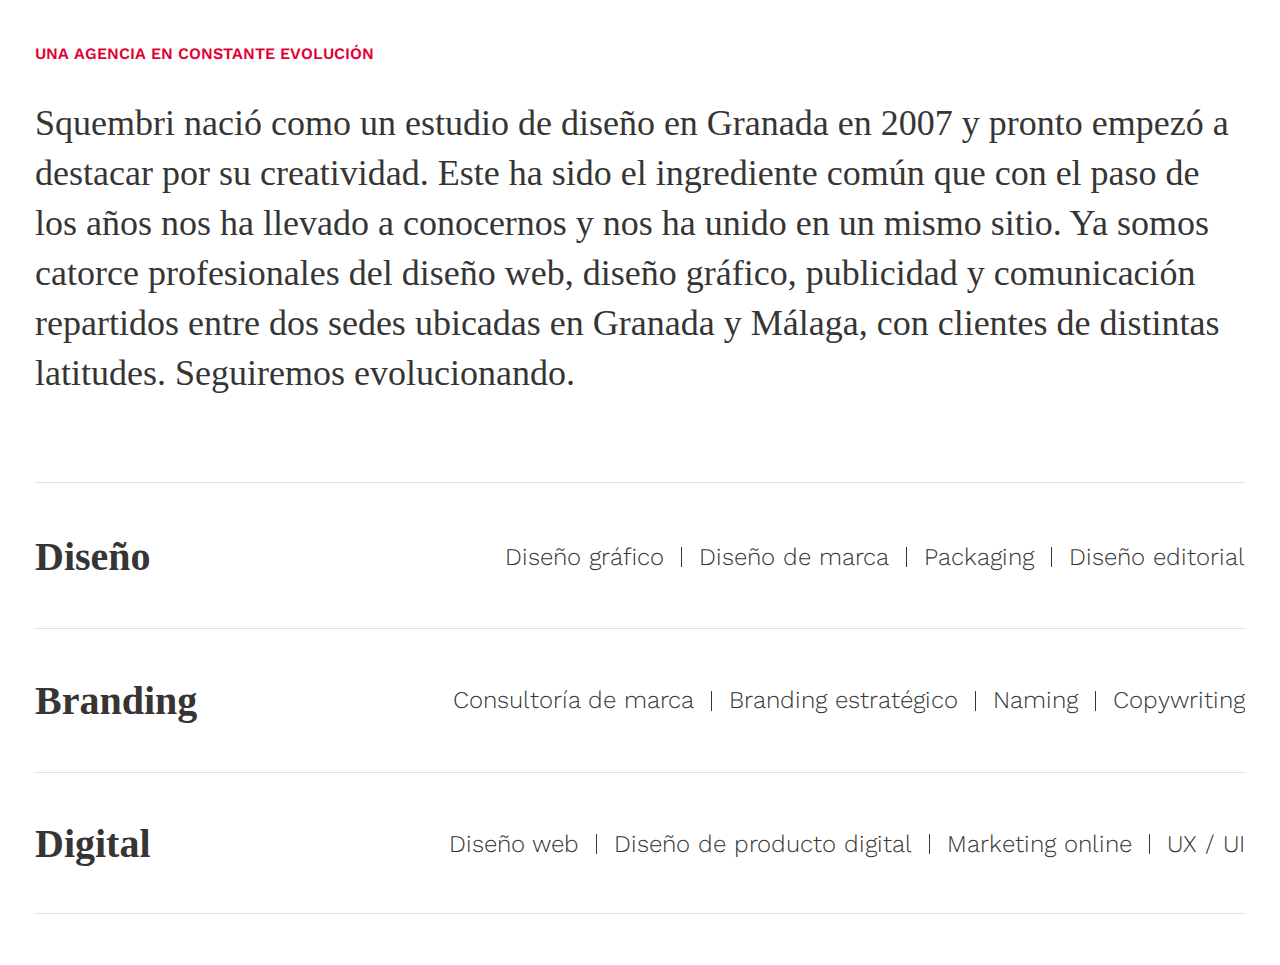
<file: quienes-somos.html>
<!DOCTYPE html>
<html lang="en">
    <head>
        <meta charset="UTF-8">
        <meta name="viewport" content="width=device-width, initial-scale=1.0">
        <title>Quienes Somos</title>
        <!-- *Font -->
        <link
            rel="preload"
            href="https://www.squembri.com/wp-content/themes/squembri-theme/library/fonts/BlackerDisplayExtraBold.otf"
            as="font"
            crossorigin="anonymous"
        >
        <link rel="preconnect" href="https://fonts.googleapis.com">
        <link rel="preconnect" href="https://fonts.gstatic.com" crossorigin>
        <link href="https://fonts.googleapis.com/css2?family=Work+Sans:wght@100;200;300;400;500;600;700;800;900&display=swap" rel="stylesheet">
        <!-- *Style -->
        <!-- estilos general -->
        <link rel="stylesheet" href="./assets/css/styles-global.css">
        <!-- services -->
        <link rel="stylesheet" href="./assets/css/quienes-somos/section-servicios.css">
    </head>
    <body>
        <section id="QUIENES_SOMOS_BLOQUE_SERVICIOS">
            <div class="container">
                <div class="box">
                    <div class="info">
                        <span class="min-title">Una agencia en constante evolución</span>
                        <h4 class="paragraph-big">
                            Squembri nació como un estudio de diseño en Granada en 2007 y pronto empezó a destacar por su creatividad. Este ha sido el ingrediente común que con el paso de los años nos ha llevado a conocernos y nos ha unido en un mismo sitio. Ya somos catorce profesionales del diseño web, diseño gráfico, publicidad y comunicación repartidos entre dos sedes ubicadas en Granada y Málaga, con clientes de distintas latitudes. Seguiremos evolucionando.
                        </h4>
                    </div>
                    <div class="content-list">
                        <div class="item">
                            <h4 class="title">Diseño</h4>
                            <ul class="list">
                                <li class="element">Diseño gráfico</li>
                                <li class="element">Diseño de marca</li>
                                <li class="element">Packaging</li>
                                <li class="element">Diseño editorial</li>
                            </ul>
                        </div>
                        <div class="item">
                            <h4 class="title">Branding</h4>
                            <ul class="list">
                                <li class="element">Consultoría de marca</li>
                                <li class="element">Branding estratégico</li>
                                <li class="element">Naming</li>
                                <li class="element">Copywriting</li>
                            </ul>
                        </div>
                        <div class="item">
                            <h4 class="title">Digital</h4>
                            <ul class="list">
                                <li class="element">Diseño web</li>
                                <li class="element">Diseño de producto digital</li>
                                <li class="element">Marketing online</li>
                                <li class="element">UX / UI</li>
                            </ul>
                        </div>
                    </div>
                </div>
            </div>
        </section>
    </body>
</html>
</file>
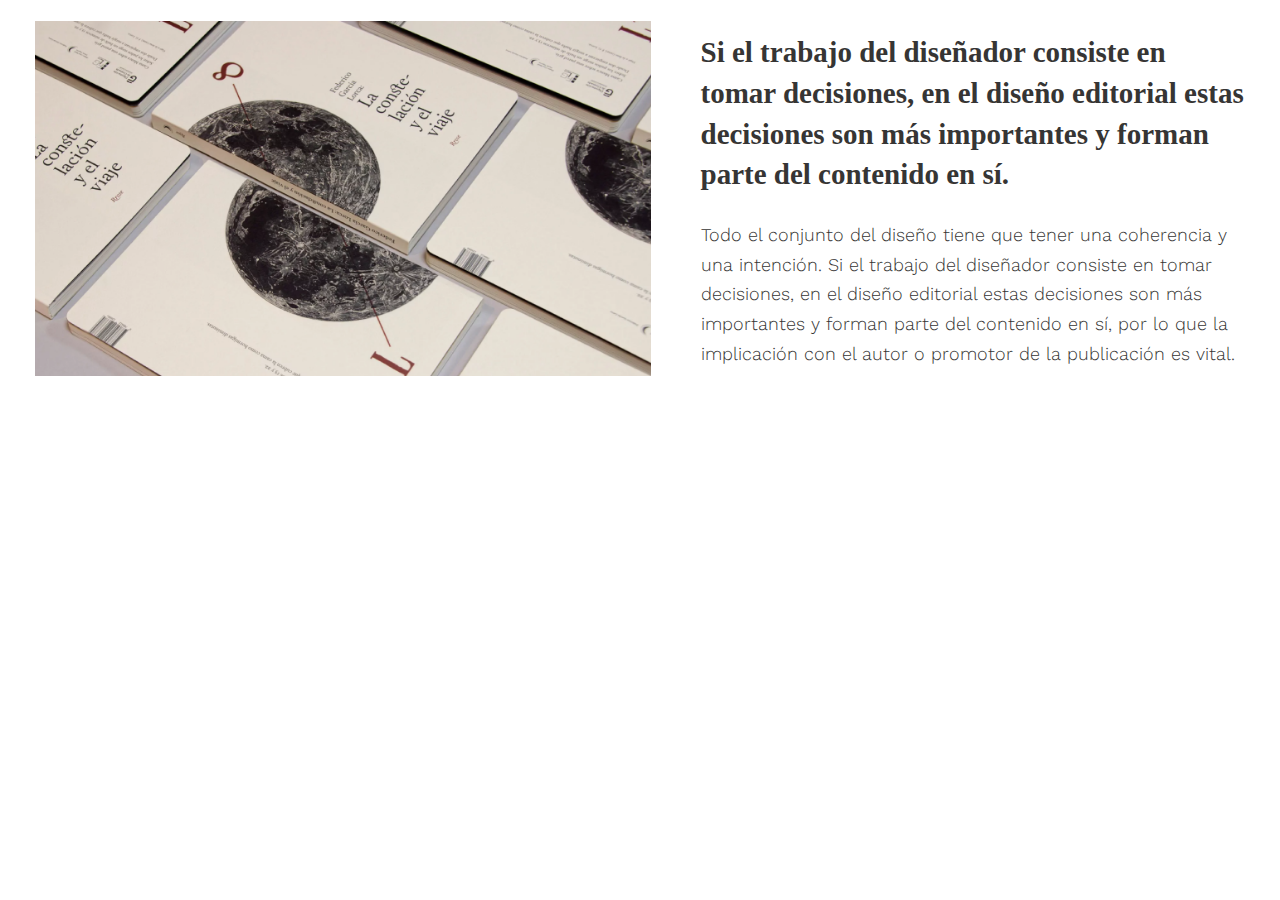
<file: services-editorial.html>
<!DOCTYPE html>
<html lang="en">
    <head>
        <meta charset="UTF-8">
        <meta name="viewport" content="width=device-width, initial-scale=1.0">
        <title>Servicios Editorial</title>
        <!-- *Font -->
        <link
            rel="preload"
            href="https://www.squembri.com/wp-content/themes/squembri-theme/library/fonts/BlackerDisplayExtraBold.otf"
            as="font"
            crossorigin="anonymous"
        >
        <link rel="preconnect" href="https://fonts.googleapis.com">
        <link rel="preconnect" href="https://fonts.gstatic.com" crossorigin>
        <link href="https://fonts.googleapis.com/css2?family=Work+Sans:wght@100;200;300;400;500;600;700;800;900&display=swap" rel="stylesheet">
        <!-- *Style -->
        <!-- estilos general -->
        <link rel="stylesheet" href="./assets/css/styles-global.css">
        <!-- servicios editorial -->
        <link rel="stylesheet" href="./assets/css/services/editorial/section-editorial.css">
    </head>
    <body>
        <section id="SERVICIOS_EDITORIAL">
            <div class="container">
                <div class="box-flex">
                    <div class="box-img">
                        <figure class="image">
                            <img src="./assets/img/Rectangle 7.png" alt="" class="img-fluid">
                        </figure>
                    </div>
                    <!-- box-img -->
                    <div class="box-info">
                        <h4 class="title-black">
                            Si el trabajo del diseñador consiste en tomar decisiones, en el diseño editorial estas decisiones son más importantes y forman parte del contenido en sí.
                        </h4>
                        <p class="paragraph">
                            Todo el conjunto del diseño tiene que tener una coherencia y una intención. Si el trabajo del diseñador consiste en tomar decisiones, en el diseño editorial estas decisiones son más importantes y forman parte del contenido en sí, por lo que la implicación con el autor o promotor de la publicación es vital.
                        </p>
                    </div>
                    <!-- box-info -->
                </div>
                <!-- box-flex -->
            </div>
            <!-- .container -->
        </section>
    </body>
</html>
</file>
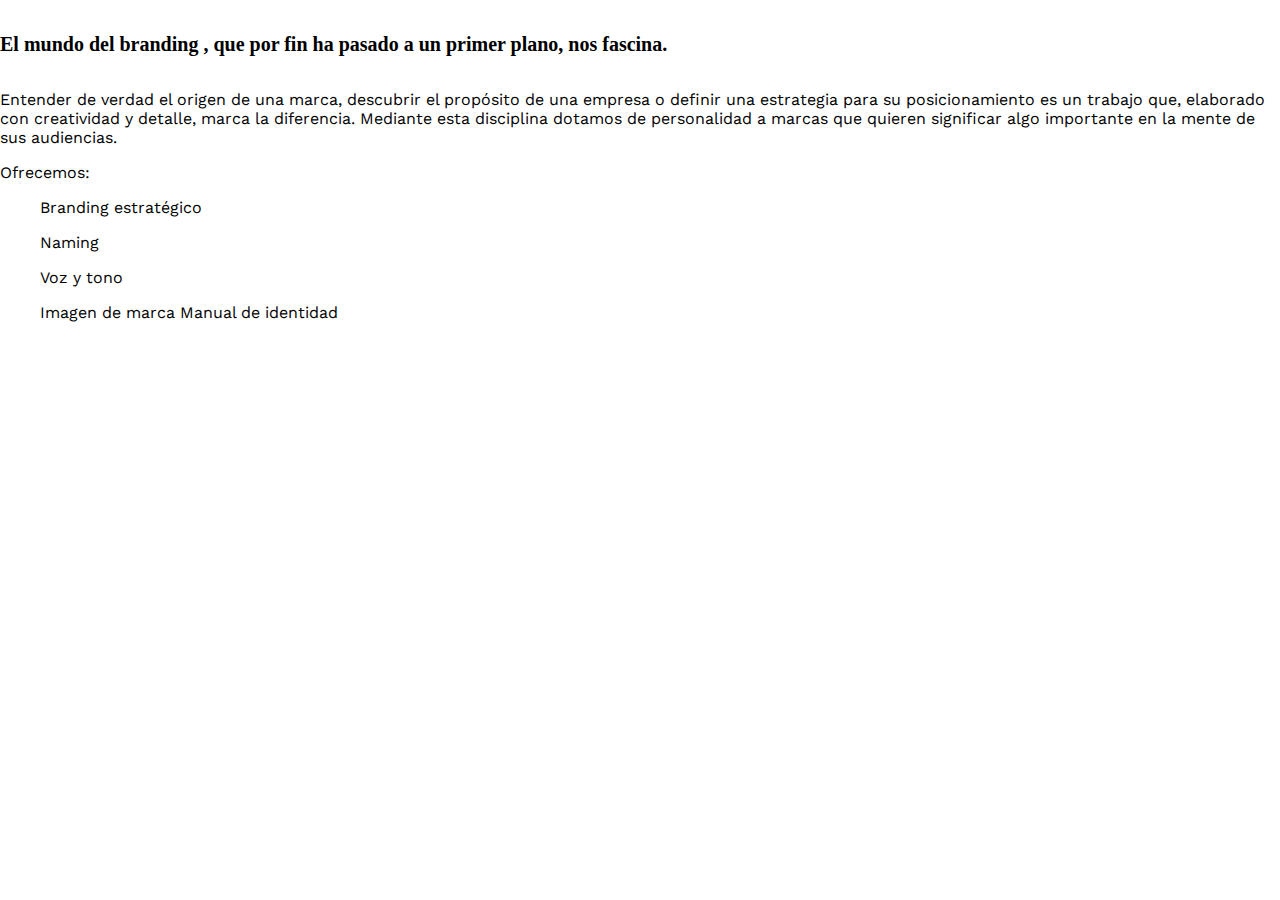
<file: services.html>
<!DOCTYPE html>
<html lang="en">
    <head>
        <meta charset="UTF-8">
        <meta name="viewport" content="width=device-width, initial-scale=1.0">
        <title>SERVICES</title>
        <!-- *Font -->
        <link
            rel="preload"
            href="https://www.squembri.com/wp-content/themes/squembri-theme/library/fonts/BlackerDisplayExtraBold.otf"
            as="font"
            crossorigin="anonymous"
        >
        <link rel="preconnect" href="https://fonts.googleapis.com">
        <link rel="preconnect" href="https://fonts.gstatic.com" crossorigin>
        <link href="https://fonts.googleapis.com/css2?family=Work+Sans:wght@100;200;300;400;500;600;700;800;900&display=swap" rel="stylesheet">
        <!-- *Style -->
        <!-- estilos general -->
        <link rel="stylesheet" href="./assets/css/styles-global.css">
    </head>
    <body>
        <section id="SERVICES_BLOCK_BRANDING">
            <div class="container">
                <h5 class="info-text">
                    El mundo del
                    <strong>branding</strong>
                    , que por fin ha pasado a un primer plano, nos fascina.
                </h5>
                <div class="block-flex">
                    <div class="paragraph">
                        Entender de verdad el origen de una marca, descubrir el propósito de una empresa o definir una estrategia para su posicionamiento es un trabajo que, elaborado con creatividad y detalle, marca la diferencia. Mediante esta disciplina dotamos de personalidad a marcas que quieren significar algo importante en la mente de sus audiencias.
                    </div>
                    <div class="info-list">
                        <p class="title-list">Ofrecemos:</p>
                        <li>
                            <ul>
                                Branding estratégico
                            </ul>
                        </li>
                        <li>
                            <ul>
                                Naming
                            </ul>
                        </li>
                        <li>
                            <ul>
                                Voz y tono
                            </ul>
                        </li>
                        <li>
                            <ul>Imagen de marca Manual de identidad</ul>
                        </li>
                    </div>
                </div>
            </div>
        </section>
    </body>
</html>
</file>
<file: assets/css/styles-global.css>
* {
  box-sizing: border-box;
}
html {
  height: auto;
  scroll-behavior: smooth;
  -webkit-text-size-adjust: 100%;
  -webkit-font-smoothing: antialiased;
}
body {
  margin: 0;
}
h1,
h2,
h3,
h4,
h5,
h6 {
  font-family: "Blacker Display";
}
h1 {
  font-size: 70px;
}
h2 {
  font-size: 50px;
}
h3 {
  font-size: 40px;
}
h4 {
  font-size: 30px;
}
h5 {
  font-size: 20px;
}
h6 {
  font-size: 18px;
}
p,
span,
div,
a,
li {
  font-size: 16px;
  font-family: "Work Sans";
}
</file>
<file: assets/css/quienes-somos/section-servicios.css>
section#QUIENES_SOMOS_BLOQUE_SERVICIOS {
  padding-top: 42.5px;
  padding-bottom: 51px;
}
section#QUIENES_SOMOS_BLOQUE_SERVICIOS .container {
  max-width: calc(1320px + 70px);
  margin: 0 auto;
  padding-left: 35px;
  padding-right: 35px;
}
section#QUIENES_SOMOS_BLOQUE_SERVICIOS .container .box {
  display: flex;
  flex-direction: column;
  gap: 42px;
}
section#QUIENES_SOMOS_BLOQUE_SERVICIOS .container .box .info .min-title {
  color: #e00034;
  font-family: "Work Sans";
  font-size: 16px;
  font-style: normal;
  font-weight: 600;
  line-height: 140%;
  /* 140% */
  text-transform: uppercase;
}
section#QUIENES_SOMOS_BLOQUE_SERVICIOS .container .box .info .paragraph-big {
  margin-top: 33px;
  margin-bottom: 0;
  color: #363534;
  font-family: "Blacker Display";
  font-size: 20px;
  font-style: normal;
  font-weight: 400;
  line-height: 139.152%;
}
section#QUIENES_SOMOS_BLOQUE_SERVICIOS .container .box .content-list {
  position: relative;
  padding: 30px 0;
  display: flex;
  flex-direction: column;
  gap: 30px;
}
section#QUIENES_SOMOS_BLOQUE_SERVICIOS .container .box .content-list::after,
section#QUIENES_SOMOS_BLOQUE_SERVICIOS .container .box .content-list::before {
  content: "";
  position: absolute;
  width: 100%;
  height: 0;
  border-top: 1px solid #e1e1e1;
}
section#QUIENES_SOMOS_BLOQUE_SERVICIOS .container .box .content-list::before {
  top: 0;
}
section#QUIENES_SOMOS_BLOQUE_SERVICIOS .container .box .content-list::after {
  bottom: 0;
}
section#QUIENES_SOMOS_BLOQUE_SERVICIOS .container .box .content-list .item {
  display: flex;
  flex-direction: column;
  gap: 15px;
  position: relative;
}
section#QUIENES_SOMOS_BLOQUE_SERVICIOS .container .box .content-list .item::after {
  content: "";
  position: absolute;
  bottom: -15px;
  width: 100%;
  height: 0;
  border-top: 1px solid #e1e1e1;
}
section#QUIENES_SOMOS_BLOQUE_SERVICIOS .container .box .content-list .item:last-child::after {
  display: none;
}
section#QUIENES_SOMOS_BLOQUE_SERVICIOS .container .box .content-list .item .title {
  margin: 0;
  color: #363534;
  font-family: "Blacker Display";
  font-size: 30px;
  font-style: normal;
  font-weight: 800;
  line-height: 126.152%;
  /* 50.461px */
}
section#QUIENES_SOMOS_BLOQUE_SERVICIOS .container .box .content-list .item .list {
  list-style: none;
  margin: 0;
  padding: 0;
  display: flex;
  gap: 5px;
  flex-direction: column;
}
section#QUIENES_SOMOS_BLOQUE_SERVICIOS .container .box .content-list .item .list .element {
  color: #363534;
  font-family: "Work Sans";
  font-size: 16px;
  font-style: normal;
  font-weight: 300;
  line-height: 171.565%;
  /* 171.565% */
}
@media screen and (min-width: 768px) {
  section#QUIENES_SOMOS_BLOQUE_SERVICIOS .container .box .info .paragraph-big {
    font-size: 36px;
  }
  section#QUIENES_SOMOS_BLOQUE_SERVICIOS .container .box .content-list {
    padding: 50px 0 45px 0;
    overflow: hidden;
    gap: 93px;
  }
  section#QUIENES_SOMOS_BLOQUE_SERVICIOS .container .box .content-list .item {
    flex-direction: row;
    justify-content: space-between;
    gap: 90px;
    align-items: center;
  }
  section#QUIENES_SOMOS_BLOQUE_SERVICIOS .container .box .content-list .item::after {
    bottom: -46.5px;
  }
  section#QUIENES_SOMOS_BLOQUE_SERVICIOS .container .box .content-list .item .title {
    font-size: 37px;
  }
  section#QUIENES_SOMOS_BLOQUE_SERVICIOS .container .box .content-list .item .list {
    height: fit-content;
    justify-content: end;
    flex-direction: row;
    flex-wrap: wrap;
    gap: 0 35px;
  }
  section#QUIENES_SOMOS_BLOQUE_SERVICIOS .container .box .content-list .item .list .element {
    position: relative;
  }
  section#QUIENES_SOMOS_BLOQUE_SERVICIOS .container .box .content-list .item .list .element::after {
    position: absolute;
    content: "";
    border-right: 1px solid #363534;
    width: 0;
    height: 20px;
    right: -17.5px;
    bottom: calc(50% - 10px);
  }
  section#QUIENES_SOMOS_BLOQUE_SERVICIOS .container .box .content-list .item .list .element:last-child::after {
    display: none;
  }
}
@media screen and (min-width: 1200px) {
  section#QUIENES_SOMOS_BLOQUE_SERVICIOS .container .box {
    gap: 84px;
  }
  section#QUIENES_SOMOS_BLOQUE_SERVICIOS .container .box .content-list .item .title {
    font-size: 40px;
  }
  section#QUIENES_SOMOS_BLOQUE_SERVICIOS .container .box .content-list .item .list .element {
    font-size: 24px;
  }
}
</file>
<file: assets/css/services/editorial/section-editorial.css>
section#SERVICIOS_EDITORIAL {
  padding-top: 20.5px;
  padding-bottom: 30px;
}
section#SERVICIOS_EDITORIAL .container {
  max-width: 1453px;
  margin: 0 auto;
  padding-left: 35px;
  padding-right: 35px;
}
section#SERVICIOS_EDITORIAL .container .box-flex {
  display: flex;
  flex-direction: column-reverse;
  gap: 40px;
}
section#SERVICIOS_EDITORIAL .container .box-flex .box-img {
  width: calc(100% + 70px);
  margin-left: -35px;
}
section#SERVICIOS_EDITORIAL .container .box-flex .box-img .image {
  aspect-ratio: 1.73;
  width: 100%;
  margin: 0;
}
section#SERVICIOS_EDITORIAL .container .box-flex .box-img .image .img-fluid {
  width: 100%;
  height: 100%;
  object-fit: cover;
}
section#SERVICIOS_EDITORIAL .container .box-flex .box-info {
  display: flex;
  flex-direction: column;
  gap: 25px;
}
@media screen and (min-width: 1320px) {
  section#SERVICIOS_EDITORIAL .container .box-flex .box-info {
    max-width: 39.1% !important;
  }
}
section#SERVICIOS_EDITORIAL .container .box-flex .box-info .title-black {
  color: #363534;
  margin: 0;
  font-family: "Blacker Display";
  font-size: 22px;
  font-style: normal;
  font-weight: 700;
  line-height: 140%;
}
section#SERVICIOS_EDITORIAL .container .box-flex .box-info .paragraph {
  margin: 0;
  color: #363534;
  font-family: "Work Sans";
  font-size: 16px;
  font-style: normal;
  font-weight: 300;
  line-height: 165.652%;
}
@media screen and (min-width: 1000px) {
  section#SERVICIOS_EDITORIAL .container .box-flex {
    flex-direction: row;
    gap: 50px;
    justify-content: space-between;
    align-items: center;
  }
  section#SERVICIOS_EDITORIAL .container .box-flex .box-img {
    max-width: 745px;
    width: 54%;
    margin-left: 0;
  }
  section#SERVICIOS_EDITORIAL .container .box-flex .box-info {
    max-width: 45%;
    width: 100%;
  }
  section#SERVICIOS_EDITORIAL .container .box-flex .box-info .title-black {
    font-size: 29px;
  }
  section#SERVICIOS_EDITORIAL .container .box-flex .box-info .paragraph {
    font-size: 18px;
  }
}
</file>
